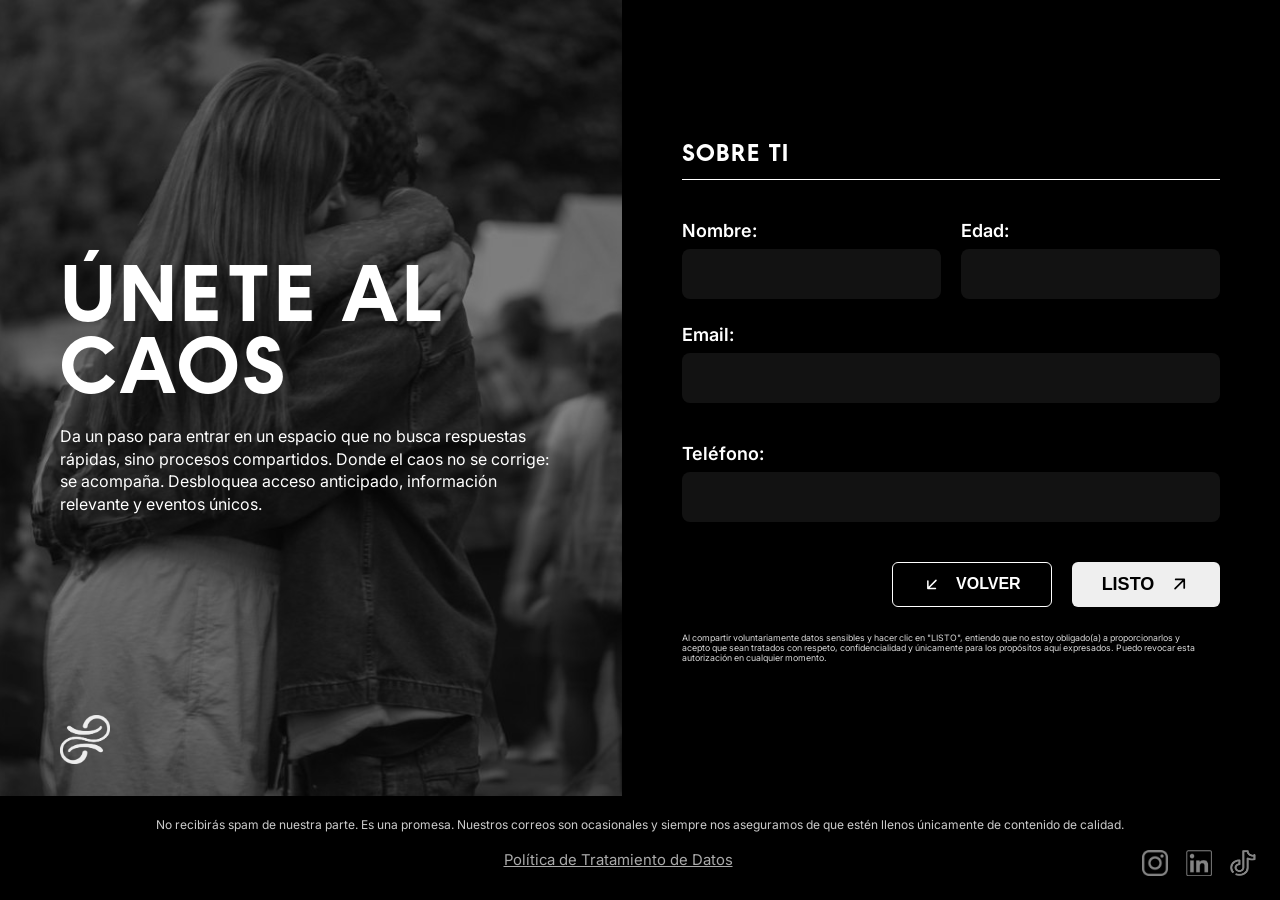
<file: formulario.html>
<!DOCTYPE html>
<html lang="es">

<head>
        <style>
            #topLoaderBar {
                position: fixed;
                top: 0;
                left: 0;
                width: 0%;
                height: 3px;
                background: linear-gradient(90deg, #fff 0%, #b6b6b6 100%);
                z-index: 99999;
                transition: width 0.4s cubic-bezier(.4,0,.2,1);
                box-shadow: 0 1px 6px #0002;
            }
        </style>
    <meta charset="UTF-8">
    <meta name="viewport" content="width=device-width, initial-scale=1.0">
    <title>Únete al Caos</title>
    <link href="https://fonts.googleapis.com/css2?family=Inter:wght@400;700;900&display=swap" rel="stylesheet">
    <link rel="icon" type="image/png" sizes="32x32" href="images/Simbolo-Positivo.png">
    <link rel="stylesheet" href="styles.css" media="all">
    <style>
        :root {
            --bg-color: #000000;
            --input-bg: #121212;
            --text-color: #ffffff;
            --accent-grey: #8a8a8a;
            --button-bg: #757575;
        }

        * {
            margin: 0;
            padding: 0;
            box-sizing: border-box;
        }

        body {
            font-family: 'Inter', sans-serif;
            background-color: var(--bg-color);
            color: var(--text-color);
            height: 100vh;
            display: flex;
            flex-direction: column;
            overflow: hidden;
        }

        .container {
            display: flex;
            flex: 1;
            height: 90vh;
        }

        /* --- SECCIÓN IZQUIERDA (MODIFICADA PARA VIDEO) --- */
        .hero-section {
            flex: 1.2;
            position: relative;
            /* Hemos eliminado las propiedades de background-image y padding aquí */
            overflow: hidden;
            /* Importante para recortar el video excedente */
        }

        /* Estilos para el IFRAME del video de fondo */
        .bg-video-iframe {
            position: absolute;
            top: 0;
            /* Empezar desde arriba */
            left: 0;
            /* Empezar desde la izquierda */
            width: 100%;
            /* Ocupar el 100% del ancho, no el 300% */
            height: 100%;
            /* Ocupar el 100% del alto, no el 300% */
            object-fit: cover;
            /* MAGIA: Hace que la imagen cubra todo sin deformarse */
            z-index: 0;
            pointer-events: none;
            border: none;
        }

        /* Capa oscura superpuesta */
        .bg-overlay {
            position: absolute;
            top: 0;
            left: 0;
            width: 100%;
            height: 100%;
            background: rgba(0, 0, 0, 0.5);
            /* Mantiene la oscuridad original */
            z-index: 1;
            /* Capa intermedia */
        }

        /* Nuevo contenedor para el contenido de texto y logo */
        .hero-content-container {
            position: relative;
            z-index: 2;
            /* Capa superior */
            height: 100%;
            padding: 60px;
            /* El padding se mueve aquí */
            display: flex;
            flex-direction: column;
            justify-content: center;
        }

        .hero-content {
            max-width: 500px;
        }

        .hero-section h1 {
            font-size: 80px;
            font-weight: 900;
            line-height: 0.9;
            text-transform: uppercase;
            margin-bottom: 20px;
        }

        .hero-section h1 .arrow {
            display: none;
        }

        .hero-section p {
            font-size: 16px;
            line-height: 1.4;
            font-weight: 400;
            margin-bottom: 20px;
        }

        .logo-bottom {
            position: absolute;
            bottom: 32px;
            left: 60px;
            width: 50px;
            opacity: 0.9;
            margin: 0;
            display: block;
        }

        /* --- SECCIÓN DERECHA (FORMULARIO CENTRADO) --- */
        .form-section {
            flex: 0.8;
            background-color: #000;
            padding: 60px;
            display: flex;
            flex-direction: column;
            justify-content: center;
            /* ESTO CENTRA EL CONTENIDO VERTICALMENTE */
        }

        .form-wrapper {
            width: 100%;
            max-width: 500px;
            /* Evita que el formulario se estire demasiado en pantallas anchas */
            margin: 0 auto;
        }

        .form-header {
            border-bottom: 1px solid #ffffff;
            margin-bottom: 40px;
            padding-bottom: 10px;
        }

        .form-header h2 {
            font-size: 18px;
            font-weight: 700;
            letter-spacing: 1px;
        }

        .form-group-row {
            display: flex;
            gap: 20px;
            margin-bottom: 25px;
        }

        .field {
            display: flex;
            flex-direction: column;
            gap: 8px;
        }

        label {
            font-size: 18px;
            font-weight: 600;
        }

        input {
            background-color: var(--input-bg);
            border: none;
            border-radius: 8px;
            padding: 15px;
            color: white;
            font-size: 16px;
        }

        footer {
            padding: 20px 60px;
            font-size: 12px;
            color: #ccc;
            line-height: 1.5;
            background-color: #000;
            text-align: center;
        }

        .field-name {
            flex: 3;
        }

        .field-age {
            flex: 0.8;
        }

        .field-full {
            width: 100%;
            margin-bottom: 40px;
        }

        .btn-container {
            display: flex;
            justify-content: flex-end;
        }

        .submit-btn {
            color: black;
            border: none;
            padding: 12px 30px;
            font-weight: 700;
            font-size: 18px;
            border-radius: 6px;
            cursor: pointer;
            display: flex;
            align-items: center;
            gap: 15px;
            transition: 0.3s;
        }

        .submit-btn:hover {
            background-color: #a0a0a0;
        }

        .back-btn {
            background-color: transparent;
            color: white;
            border: 1px solid white;
            padding: 12px 30px;
            font-weight: 700;
            font-size: 16px;
            border-radius: 6px;
            cursor: pointer;
            display: flex;
            align-items: center;
            gap: 15px;
            transition: 0.3s;
        }

        .back-btn:hover {
            background-color: rgba(255, 255, 255, 0.1);
        }

        .btn-container {
            display: flex;
            justify-content: flex-end;
            gap: 20px;
        }

        @media (max-width: 768px) {
            .container {
                flex-direction: column;
                height: auto;
            }

            body {
                overflow-y: auto;
            }

            .hero-section h1 {
                font-size: 50px;
            }

            .form-section {
                padding: 40px 20px;
            }
        }

        @media (max-width: 768px) {

            .form-section {
                padding: 30px 20px;
            }

            .form-group-row {
                flex-direction: column;
                gap: 20px;
            }

            .field-name,
            .field-age {
                flex: 1;
                width: 100%;
            }

            .btn-container {
                justify-content: center;
                flex-wrap: wrap;
            }

            .submit-btn,
            .back-btn {
                width: 100%;
                justify-content: center;
            }
        }

        .form-consent-wrap {
            margin-top: 20px;
            text-align: center;
        }

        .form-consent {
            font-size: 14px;
            color: #ffffff;
            opacity: 0.8;
        }
    </style>

</head>

<body>
        <div id="topLoaderBar"></div>
    <div class="container">
        <section class="hero-section">
            <img src="images/imgformulario.jpeg" class="bg-video-iframe" alt="Descripción de la imagen">
            <img src="images/imgformulario.jpeg" class="bg-video-iframe" alt="Descripción de la imagen" loading="lazy">
            <div class="bg-overlay"></div>

            <div class="hero-content-container">
                <div class="hero-content">
                    <h1>ÚNETE AL<br>CAOS <span class="arrow"><img src="images/Arrow-white-16h.svg" alt="Flecha decorativa" style="vertical-align:middle; transform: rotate(-45deg);"></span></h1>
                    <p>Da un paso para entrar en un espacio que no busca respuestas rápidas, sino procesos compartidos.
                        Donde el caos no se corrige: se acompaña. Desbloquea acceso anticipado, información relevante y
                        eventos únicos.</p>
                </div>
                <img src="images/Simbolo-Positivo.png" alt="Símbolo Positivo" class="logo-bottom">
            </div>
        </section>

        <section class="form-section">
            <div class="form-header">
                <h1>SOBRE TI</h1>
            </div>

            <form action="https://script.google.com/macros/s/AKfycbzu1PoGcelNAnjd0PUH52-hppzSLVKik_knuAB9BWICpZ2YmrrQkrOVEIRYYKqFYfS87A/exec" method="POST">
                <div class="form-group-row">
                    <div class="field field-name">
                        <label>Nombre:</label>
                        <input type="text" name="nombre" required>
                    </div>
                    <div class="field field-age">
                        <label>Edad:</label>
                        <input type="text" name="edad" required>
                    </div>
                </div>

                <div class="field field-full">
                    <label>Email:</label>
                    <input type="email" name="email" id="email-input" required>
                </div>

                <div class="field field-full">
                    <label>Teléfono:</label>
                    <input type="tel" name="telefono" required>
                </div>

                <div class="btn-container">
                    <button type="button" class="back-btn" onclick="history.back()">
                        <span style="display:inline-block; transform:rotate(135deg);">
                            <svg aria-hidden="true" focusable="false" viewBox="0 0 24 24" width="20" height="20" xmlns="http://www.w3.org/2000/svg"><path d="M5 12h14M13 5l7 7-7 7" stroke="currentColor" stroke-width="2" stroke-linecap="round" stroke-linejoin="round" fill="none"/></svg>
                        </span>
                        VOLVER
                    </button>
                    <button type="submit" class="submit-btn">
                        LISTO <span style="display:inline-block; transform:rotate(-45deg);">
                            <svg aria-hidden="true" focusable="false" viewBox="0 0 24 24" width="20" height="20" xmlns="http://www.w3.org/2000/svg"><path d="M5 12h14M13 5l7 7-7 7" stroke="currentColor" stroke-width="2" stroke-linecap="round" stroke-linejoin="round" fill="none"/></svg>
                        </span>
                    </button>
                </div>
                <div class="form-consent-wrap form-consent-formulario">
                    <small class="form-consent">Al compartir voluntariamente datos sensibles y hacer clic en "LISTO", entiendo que no estoy obligado(a) a proporcionarlos y acepto que sean tratados con respeto, confidencialidad y únicamente para los propósitos aquí expresados. Puedo revocar esta autorización en cualquier momento.</small>
                </div>
            </form>
        </section>
    </div>

    <footer class="footer">
        No recibirás spam de nuestra parte. Es una promesa. Nuestros correos son ocasionales y siempre nos aseguramos de
        que estén llenos únicamente de contenido de calidad.
        <div style="text-align:center; color:#aaa; font-size:0.93rem; margin:8px 0 0 0;">
            <span id="politica-datos-link" style="color:#aaa;text-decoration:underline;cursor:pointer;">Política de Tratamiento de Datos</span>
            <img class="footer-logo" src="./images/Simbolo-Negativo.png" alt="LOGO" style="vertical-align:middle; margin-left:8px; max-width:32px; opacity:0.7;">
        </div>
        <script src="popup-politica-datos.js"></script>
        <!-- POPUP POLÍTICA DE DATOS -->
        <div id="popup-politica-datos" style="display:none;position:fixed;z-index:9999;top:0;left:0;width:100vw;height:100vh;background:rgba(0,0,0,0.95);color:#fff;align-items:center;justify-content:center;flex-direction:column;padding:32px 12px;box-sizing:border-box;">
            <div style="max-width:600px;width:100%;background:none;padding:32px 24px;border-radius:12px;box-shadow:0 4px 32px #000a;overflow-y:auto;max-height:90vh;">
                <h2 style="margin-top:0;font-size:1.5rem;">Política de Tratamiento de Datos Personales</h2>
                <p>BÚARTRA recolecta y trata datos personales de manera responsable, transparente y respetuosa. La información suministrada será utilizada exclusivamente para fines informativos, comunicativos, administrativos y de gestión relacionados con nuestras actividades, experiencias y procesos de cuidado colectivo.</p>
                <p>Al proporcionar sus datos personales y enviar el formulario, el titular autoriza de manera libre, previa, expresa e informada su tratamiento, de conformidad con la Ley 1581 de 2012 y demás normas aplicables.<br>El titular podrá en cualquier momento consultar, actualizar, rectificar o solicitar la eliminación de sus datos, así como cancelar su suscripción a nuestras comunicaciones.</p>
                <h3 style="margin-top:2em;font-size:1.1rem;">Política de Tratamiento de Datos Sensibles</h3>
                <p>El suministro de datos sensibles es siempre voluntario. Estos datos serán tratados con especial cuidado, confidencialidad y respeto, y únicamente para los fines previamente informados y necesarios para el desarrollo de las experiencias y procesos ofrecidos por BÚARTRA.</p>
                <p>Al compartir datos sensibles y enviar el formulario, el titular manifiesta su consentimiento explícito para su tratamiento, entendiendo que no está obligado(a) a proporcionarlos y que podrá revocar esta autorización en cualquier momento, sin que ello afecte otros derechos.</p>
                <button onclick="document.getElementById('popup-politica-datos').style.display='none'" style="margin-top:32px;padding:10px 28px;font-size:1.1rem;background:#fff;color:#000;border:none;border-radius:6px;cursor:pointer;">Cerrar</button>
            </div>
        </div>
        <div class="social-icons">
            <a href="https://instagram.com/" target="_blank" aria-label="Instagram" class="icon-link">
                <img src="images/Iglogo.png" alt="Instagram" style="width:26px;height:26px;display:block;opacity:0.8;filter:brightness(0) invert(1);" loading="lazy">
            </a>
            <a href="https://linkedin.com/" target="_blank" aria-label="LinkedIn" class="icon-link">
                <img src="images/LinkedInLogo.png" alt="LinkedIn" style="width:26px;height:26px;display:block;opacity:0.8;filter:brightness(0) invert(1);" loading="lazy">
            </a>
            <a href="https://tiktok.com/" target="_blank" aria-label="TikTok" class="icon-link">
                <img src="images/TikTokLogo.png" alt="TikTok" style="width:26px;height:26px;display:block;opacity:0.8;filter:brightness(0) invert(1);" loading="lazy">
            </a>
        </div>
        <style>
        .social-icons {
            position: fixed;
            bottom: 24px;
            right: 24px;
            display: flex;
            gap: 18px;
            z-index: 100;
            opacity: 0.65;
            transition: opacity 0.2s;
        }
        .social-icons:hover { opacity: 0.95; }
        .icon-link svg {
            display: block;
            width: 26px;
            height: 26px;
            stroke: #fff;
            fill: none;
            transition: stroke 0.2s;
        }
        .icon-link:hover svg { stroke: #ccc; }
        @media (max-width: 600px) {
            .social-icons { right: 12px; bottom: 12px; gap: 12px; }
            .icon-link svg { width: 22px; height: 22px; }
        }
        </style>
    </footer>
</footer>
<!-- PIE SUTIL FORMULARIO -->
<script src="popup-politica-datos.js"></script>
<!-- POPUP POLÍTICA DE DATOS -->
<div id="popup-politica-datos" style="display:none;position:fixed;z-index:9999;top:0;left:0;width:100vw;height:100vh;background:rgba(0,0,0,0.95);color:#fff;align-items:center;justify-content:center;flex-direction:column;padding:32px 12px;box-sizing:border-box;">
    <div style="max-width:600px;width:100%;background:none;padding:32px 24px;border-radius:12px;box-shadow:0 4px 32px #000a;overflow-y:auto;max-height:90vh;">
        <h2 style="margin-top:0;font-size:1.5rem;">Política de Tratamiento de Datos Personales</h2>
        <p>BÚARTRA recolecta y trata datos personales de manera responsable, transparente y respetuosa. La información suministrada será utilizada exclusivamente para fines informativos, comunicativos, administrativos y de gestión relacionados con nuestras actividades, experiencias y procesos de cuidado colectivo.</p>
        <p>Al proporcionar sus datos personales y enviar el formulario, el titular autoriza de manera libre, previa, expresa e informada su tratamiento, de conformidad con la Ley 1581 de 2012 y demás normas aplicables.<br>El titular podrá en cualquier momento consultar, actualizar, rectificar o solicitar la eliminación de sus datos, así como cancelar su suscripción a nuestras comunicaciones.</p>
        <h3 style="margin-top:2em;font-size:1.1rem;">Política de Tratamiento de Datos Sensibles</h3>
        <p>El suministro de datos sensibles es siempre voluntario. Estos datos serán tratados con especial cuidado, confidencialidad y respeto, y únicamente para los fines previamente informados y necesarios para el desarrollo de las experiencias y procesos ofrecidos por BÚARTRA.</p>
        <p>Al compartir datos sensibles y enviar el formulario, el titular manifiesta su consentimiento explícito para su tratamiento, entendiendo que no está obligado(a) a proporcionarlos y que podrá revocar esta autorización en cualquier momento, sin que ello afecte otros derechos.</p>
        <button onclick="document.getElementById('popup-politica-datos').style.display='none'" style="margin-top:32px;padding:10px 28px;font-size:1.1rem;background:#fff;color:#000;border:none;border-radius:6px;cursor:pointer;">Cerrar</button>
    </div>
</div>

</body>

<script>
    document.addEventListener('DOMContentLoaded', function () {
        const email = localStorage.getItem('buartra_email');
        if (email) {
            document.getElementById('email-input').value = email;
        }
    });
</script>

<script>
    const form = document.querySelector("form");

    form.addEventListener("submit", function (e) {
        e.preventDefault();

        // Barra de carga superior
        const topLoader = document.getElementById('topLoaderBar');
        if (topLoader) {
            topLoader.style.width = '0%';
            topLoader.style.display = 'block';
            setTimeout(() => { topLoader.style.width = '80%'; }, 50);
        }

        fetch(form.action, {
            method: "POST",
            body: new FormData(form)
        }).finally(() => {
            if (topLoader) topLoader.style.width = '100%';
            setTimeout(() => {
                if (topLoader) topLoader.style.display = 'none';
                window.location.href = "gracias.html";
            }, 900);
        });
    });
</script>

</html>
</file>
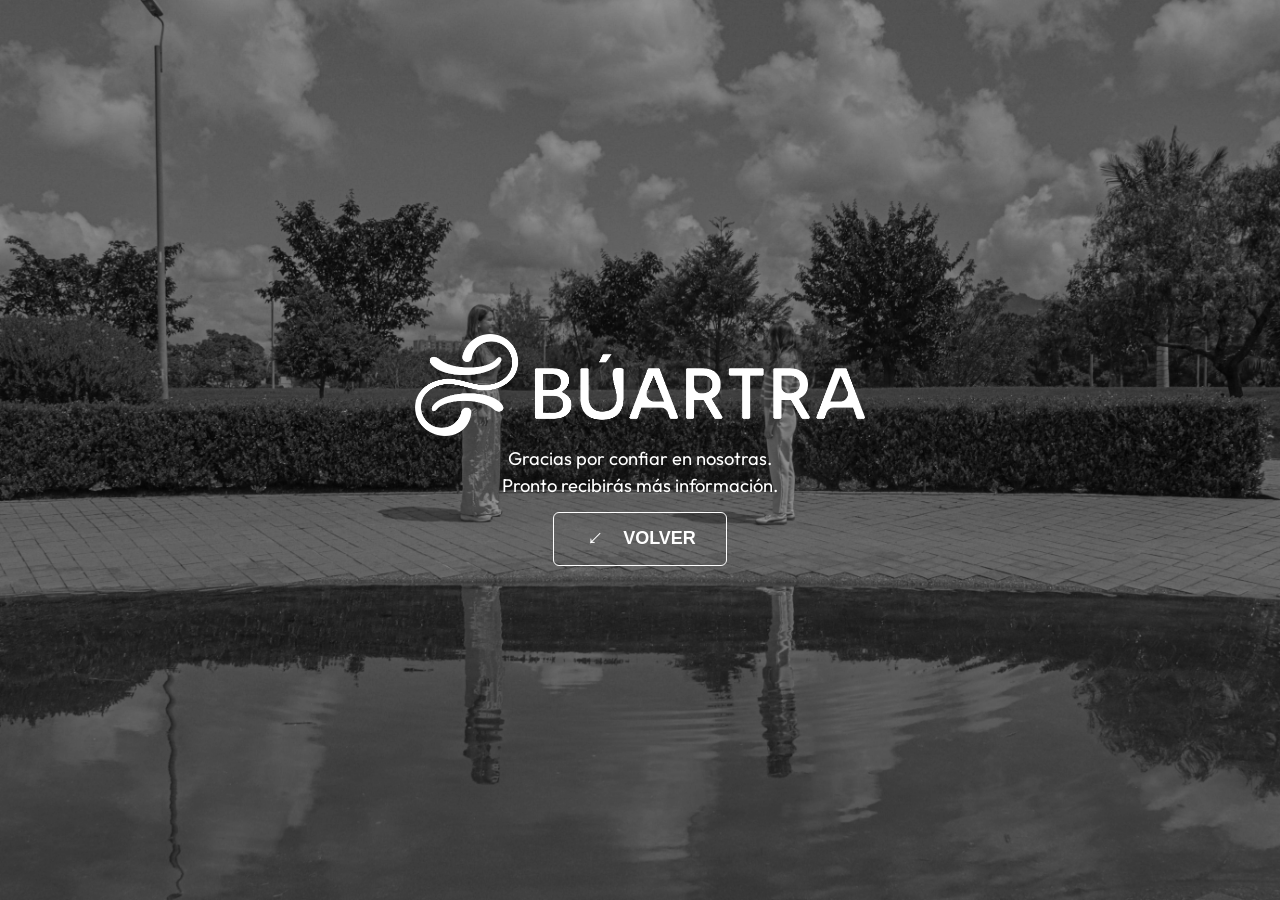
<file: gracias.html>
<!DOCTYPE html>
<html lang="es">

<head>
    <meta charset="UTF-8">
    <title>BUARTRA</title>
    <meta name="viewport" content="width=device-width, initial-scale=1.0">
    <link rel="stylesheet" href="styles.css" media="all">
    <link rel="icon" type="image/png" sizes="32x32" href="images/Simbolo-Positivo.png">
    <style>
        * {
            box-sizing: border-box;
        }

        body,
        html {
            margin: 0;
            padding: 0;
            height: 100%;
            width: 100%;
            font-family: 'Helvetica Neue', Helvetica, Arial, sans-serif;
            background-color: #000;
            overflow: hidden;
        }

        /* Imagen de fondo única y completa */
        .full-background {
            position: fixed;
            top: 0;
            left: 0;
            width: 100%;
            height: 100%;
            background-image: url("images/imagendef1\ copia.jpg");
            background-size: cover;
            background-position: center;
            background-repeat: no-repeat;
            filter: grayscale(100%) brightness(0.6);
            /* Ajuste de contraste para legibilidad */
            z-index: 1;
        }

        /* Capa de contenido */
        .content {
            position: relative;
            z-index: 10;
            height: 100vh;
            display: flex;
            flex-direction: column;
            justify-content: center;
            align-items: center;
            color: white;
            text-align: center;
            padding: 20px;
        }

        .logo {
            width: 90%;
            max-width: 450px;
            margin-bottom: 10px;
        }

        .date {
            font-size: clamp(1.2rem, 4vw, 1.8rem);
            font-weight: bold;
            letter-spacing: 4px;
            margin-bottom: 20px;
        }

        .message {
            font-size: clamp(0.9rem, 3vw, 1.1rem);
            line-height: 1.6;
            margin-bottom: 40px;
            font-weight: 300;
        }

        /* Contenedor del Input */
        .code-container {
            display: flex;
            align-items: center;
            gap: 15px;
        }

        .code-container label {
            font-size: 1.3rem;
            font-weight: bold;
        }

        .code-input {
            background-color: white;
            color: black;
            border: none;
            padding: 12px 20px;
            width: 200px;
            font-size: 1.2rem;
            font-weight: bold;
            text-align: center;
            text-transform: uppercase;
            outline: none;
        }

        /* Opcional: Pequeña sombra al input para resaltar  <div class="date">11/02/2025</div>*/
.code-input:focus {
            /* box-shadow eliminado para quitar el halo blanco */
        }

        .btn-container {
            display: flex;
            justify-content: flex-end;
        }

        .submit-btn {
            color: black;
            border: none;
            padding: 12px 30px;
            font-weight: 700;
            font-size: 18px;
            border-radius: 6px;
            cursor: pointer;
            display: flex;
            align-items: center;
            gap: 15px;
            transition: 0.3s;
        }

        .submit-btn:hover {
            background-color: #a0a0a0;
        }

        .back-btn {
            background-color: transparent;
            color: white;
            border: 1px solid white;
            padding: 12px 30px;
            font-weight: 700;
            font-size: 18px;
            border-radius: 6px;
            cursor: pointer;
            display: flex;
            align-items: center;
            gap: 15px;
            transition: 0.3s;
        }

        .back-btn:hover {
            background-color: rgba(255, 255, 255, 0.1);
        }

        .btn-container {
            display: flex;
            justify-content: flex-end;
            gap: 20px;
        }
    </style>
</head>

<body>

    <div class="full-background"></div>

    <main class="content" style="color: white;">
        <img src="images/Horizontal_Positivo.png" alt="BÚARTRA" class="logo">
        <p class="message" style="color: #fff; font-family: 'Outfit', sans-serif; font-weight: 400;">
            Gracias por confiar en nosotras.<br>
            Pronto recibirás más información.
        </p>
        <div class="btn-container">
            <button type="button" class="back-btn" onclick="window.location.href='index.html'">
                <span style="transform: rotate(135deg); display: inline-block; font-size: 24px;">→</span> VOLVER
            </button>
        </div>
    </main>

</body>

</html>
</file>
<file: styles.css>
/* Registrar fuente Black para títulos muy gordos */
@font-face {
    font-family: 'MADE Okine Sans Black';
    src: url('/fonts/MADEOkineSansPERSONALUSE-Black.otf') format('opentype');
    font-weight: 900;
    font-style: normal;
    font-display: swap;
}
/* Responsive para el título principal y flecha en formulario */
@media (max-width: 1024px) {
    .hero-content h1 {
        font-size: 2.2rem;
        line-height: 1.1;
    }
    .arrow img {
        width: 28px;
        height: 28px;
    }
}

@media (max-width: 600px) {
    .hero-content h1 {
        font-size: 1.5rem;
        line-height: 1.08;
    }
    .arrow img {
        width: 20px;
        height: 20px;
    }
}
@media (max-width: 600px) {
    .btn-container {
        flex-direction: column-reverse;
    }
}
.btn-container {
    display: flex;
    flex-direction: column;
    gap: 12px;
}

@media (min-width: 601px) {
    .btn-container {
        flex-direction: row;
        justify-content: space-between;
        align-items: center;
    }
    .btn-container .submit-btn {
        order: 2;
    }
    .btn-container .back-btn {
        order: 1;
    }
}
.arrow {
        margin-bottom: -20px;
}

.arrow img {
    width: 20px;
    height: 40px;
    max-width: 100%;
    transition: width 0.2s, height 0.2s;
}

@media (max-width: 600px) {
    .arrow img {
        width: 22px !important;
        height: 22px !important;
    }
    .arrow {
        margin-bottom: -4px;
    }
}

/* Responsive: flecha más pequeña en móviles */
@media (max-width: 600px) {
    .arrow img {
        width: 1px !important;
        height: 1px !important;
    }
    .arrow {
        margin-bottom: -4px;
    }
}
/* Animación flecha en botón de envío */
/* Animación flecha en botón de envío: movimiento y giro */
.arrow-anim {
    transition: transform 0.35s cubic-bezier(.4,1.6,.6,1);
}

.hero-form button:hover .arrow-anim,
form.hero-form button:hover .arrow-anim {
    transform: rotate(-45deg);
}
/* Info lateral en hero */
.hero-side-info {
    position: absolute;
    top: 77%;
    left: 0;
    width: 340px;
    max-width: 40vw;
    color: #fff;
    font-size: 0.9rem;
    line-height: 1.4;
    font-family: 'Outfit', sans-serif;
    background: rgba(0,0,0,0.32);
    padding: 18px 22px 18px 32px;
    border-radius: 0 18px 18px 0;
    z-index: 3;
    box-shadow: 0 2px 12px 0 rgba(0,0,0,0.08);
        word-break: break-word;
}

@media (max-width: 900px) {
    .hero-side-info {
        position: static;
        width: 100%;
        max-width: 100%;
        margin-bottom: 10px;
        border-radius: 0;
        padding: 10px 4vw 10px 4vw;
        font-size: 1rem;
        box-shadow: none;
        background: none;
        color: #fff;
        text-align: left;
    }
}
.form-consent-wrap.form-consent-formulario {
    color: #fff;
    text-align: left;
}
.form-consent-formulario .form-consent {
    color: #fff;
    opacity: 0.85;
    font-size: 0.55rem;
    line-height: 1.12;
    max-width: 520px;
    margin-top: 8px;
    text-align: left !important;
    display: block;
    margin-left: 0;
}
.form-consent-wrap.form-consent-hero {
    color: #fff;
}
.form-consent-hero .form-consent {
    color: #fff;
    opacity: 0.85;
}
/* =====================
   FUENTES
===================== */

/* Marquee styles */
.marquee-container {
    width: 100%;
    overflow: hidden;
    background: #fff;
    border-top: 2px solid #222;
    border-bottom: 2px solid #222;
    margin: 0 auto 24px auto;
}

    .marquee {
        display: inline-block;
        white-space: nowrap;
        font-size: 2.2rem;
        font-weight: bold;
        color: #222;
        animation: marquee 60s linear infinite;
}

@keyframes marquee {
    0% { transform: translateX(0); }
    100% { transform: translateX(-100%); }
}

/* Responsive para marquee en tablets */
@media (max-width: 1024px) {
    .marquee {
        font-size: 1.7rem;
        animation: marquee 48s linear infinite;
    }
    .marquee-container {
        border-top: 1.5px solid #222;
        border-bottom: 1.5px solid #222;
    }
}

/* Responsive para marquee en móviles */
@media (max-width: 600px) {
    .marquee {
        font-size: 1.3rem;
        animation: marquee 36s linear infinite;
    }
    .marquee-container {
        border-top: 1px solid #222;
        border-bottom: 1px solid #222;
        margin: 0 auto 16px auto;
    }
}

/* Outfit – Texto general (variable) */
@font-face {
    font-family: 'Outfit';
    src: url('/fonts/Outfit-VariableFont_wght.ttf') format('truetype');
    font-weight: 100 900;
    font-style: normal;
    font-display: swap;
}

/* MADE Okine Sans – Títulos */
@font-face {
    font-family: 'MADE Okine Sans';
    src: url('/fonts/MADEOkineSansPERSONALUSE-Medium.otf') format('opentype');
    font-weight: 100 900;
    font-style: normal;
    font-display: swap;
}

* {
    margin: 0;
    padding: 0;
    box-sizing: border-box;
}

body {
    font-family: 'Outfit', sans-serif;
    font-size: 16px;
    color: #ffffff;
    background: #ffffff;
}

h1,
h2,
h3,
h4,
h5,
h6 {
    font-family: 'MADE Okine Sans', sans-serif;
    font-weight: 700;
    letter-spacing: 0.04em;
}

/* HERO */
.hero {
    position: relative;
    height: 100vh;
    overflow: hidden;
    background: #000;
}

.hero video {
    position: absolute;
    top: 50%;
    left: 50%;
    width: 100vw;
    height: 100vh;
    min-width: 177.77vh;
    /* 16:9 */
    min-height: 56.25vw;
    /* 16:9 */
    transform: translate(-50%, -50%);
    object-fit: cover;
    z-index: 1;
    pointer-events: none;
}

.hero-overlay {
    position: relative;
    z-index: 2;
    height: 100%;
    /* Padding reducido para disminuir espacios en blanco */
    padding: 40px 60px;
    background: rgba(0, 0, 0, 0.55);
    display: flex;
    flex-direction: column;
    justify-content: center;
}

.hero-overlay>* {
    max-width: 700px;
} 

.hero-text {
    position: absolute;
    top: 12%; /* desplazado hacia abajo para reducir espacio superior */
    left: 80px;
    /* Evitar que el texto toque los bordes: ancho máximo relativo y padding responsivo */
    width: min(900px, calc(100% - 160px));
    padding-inline: clamp(16px, 4vw, 80px);
    box-sizing: border-box;
    max-width: none;
} 

.hero-register {
    position: absolute;
    bottom: 60px; /* menor separación del borde inferior */
    right: 50px;
} 

.hero-register small {
    display: block;
    margin-top: 6px;
    font-size: 0.75rem;
    opacity: 0.8;
}

/* Estilo para el texto de marca BÚARTRA: tamaño e interletrado responsive */
.hero-register strong {
    font-family: 'MADE Okine Sans', sans-serif;
    font-weight: 900;
    font-size: clamp(3.0rem, 2.8vw, 2rem);
    letter-spacing: -0.02em;
}

@media (max-width: 768px) {
    .hero-register strong {
        font-size: 3.0rem;
        letter-spacing: -0.01em;
    }
}

.hero h1 {
    font-size: 3.5rem;
    line-height: 1.2;
    margin-bottom: 20px;
}

.hero-text p {
    margin-top: 18px;
    font-size: 1.1rem;
    letter-spacing: 0.02em;
}

.hero h1 span {
    color: #ffffff;
}

/* El contenedor ahora actúa como el "borde" exterior */
.hero-form {
    display: flex;
    align-items: center;
    /* Alinea verticalmente el input y el botón */
    background-color: #fff;
    /* Fondo blanco para todo el conjunto */
    border: 1px solid #000;
    /* Aquí controlas el borde exterior */
    max-width: 450px;
    /* O el ancho que prefieras */
    width: 100%;
    margin-top: 20px;
    overflow: hidden;
    /* Para que las esquinas del input no se salgan si usas border-radius */
}

/* El input ya no tiene bordes propios */
.hero-form input {
    flex: 1;
    /* Toma todo el espacio disponible */
    border: none !important;
    outline: none;
    /* Quita el borde azul al hacer clic */
    padding: 12px 18px;
    font-size: 1.2rem;
    background: transparent;
}

/* El botón se pega al borde derecho */
.hero-form button {
    border: none !important;
    background: #fff;
    /* O el color que desees */
    padding: 12px 18px;
    cursor: pointer;
    font-size: 1.5rem;
    display: flex;
    align-items: center;
    justify-content: center;
    transition: background 0.3s;
}

/* SVG icons en botones */
.hero-form button svg,
.back-btn svg,
.submit-btn svg {
    width: 1.15em;
    height: 1.15em;
    display: block;
}

.back-btn svg,
.submit-btn svg {
    vertical-align: middle;
}

.back-btn {
    display: inline-flex;
    align-items: center;
    gap: 8px;
    font-size: 0.95rem;
}

.submit-btn {
    display: inline-flex;
    align-items: center;
    gap: 8px;
}

/* Opcional: un efecto hover para el botón */
.hero-form button:hover {
    background: #f0f0f0;
}

/* Aviso de consentimiento pequeño para los formularios */
.form-consent {
    display: block;
    font-size: 0.75rem;
    color: rgba(0, 0, 0, 0.65);
    margin-top: 6px;
    line-height: 1.2;
    max-width: 520px;
}

@media (max-width: 768px) {
    .form-consent {
        font-size: 0.68rem;
        max-width: 100%;
    }
}

/* Position the consent outside form box and slightly below */
.form-consent-wrap {
    margin-top: 6px;
    /* ensure it sits outside the white input box visually */
    transform: translateY(6px);
}

@media (max-width: 768px) {
    .form-consent-wrap {
        transform: none;
        margin-top: 8px;
    }
}

/* CONTENIDO */
.content {
    max-width: 1500px;
    margin: 0 auto;
    padding: 60px 40px;
}

.block {
    display: flex;
    gap: 32px; /* ligeramente menor */
    margin: 24px 0; /* márgenes verticales homogéneos y reducidos */
} 

/* Asegurar el primer bloque baje un poco para separarlo del hero */
.block:first-of-type {
    margin-top: 48px; /* aumentar separación del hero en escritorio */
}  

.block.reverse {
    flex-direction: row-reverse;
}

.image {
    /* Mayor proporción para que las imágenes ocupen más espacio */
    flex: 1.6;
    min-height: 420px; /* altura reducida para disminuir espacios en blanco */
    /* Cover asegura que la imagen llene el área */
    background-size: cover;
    background-repeat: no-repeat;
    background-position: center;
    transition: flex 0.3s ease, min-height 0.3s ease;
} 

.img-1 {
    background-image: url("images/imagendef1.webp");
}

.img-2 {
    background-image: url("images/imagendef2.webp");
}

.img-3 {
    background-image: url("images/imagendef3.webp");
}

.text {
    flex: 1;
    font-size: 2.5rem;
    margin-bottom: 12px;
    color: #000000;
    font-family: 'Outfit', 'MADE Okine Sans', sans-serif;
    font-weight: 400;
} 

.text h2 {
    font-size: 2.5rem;
    margin-bottom: 12px;
    color: #000000;
    font-family: 'MADE Okine Sans Black', sans-serif;
    font-weight: 900;
}

/* Títulos destacados más gordos */
.titulo-gordo {
    font-family: 'MADE Okine Sans Black', 'MADE Okine Sans', sans-serif !important;
    font-weight: 900 !important;
    letter-spacing: 0.02em;
    font-size: 2.7rem;
    color: #000;
    line-height: 1.05;
}

.text span {
    color: #000000;
}

/* Texto largo en negro total: párrafos, listas y citas */
.content p,
.text p,
main p,
article p,
.block p,
.content li,
blockquote {
    color: #000000; /* negro total */
}

/* Ajustes tipográficos para párrafos largos: compactación vertical */
.content p,
.text p,
main p,
article p,
.block p {
    font-size: 1.15rem;
    line-height: 1.45;
    margin-bottom: 12px;
} 

blockquote {
    font-style: normal;
    margin-bottom: 18px;
} 

blockquote span {
    display: block;
    margin-top: 10px;
    font-size: 0.9rem;
}

/* MANIFIESTO */
.manifesto {
    background: #111;
    color: #fff;
    padding: 60px;
}

.manifesto h3 {
    margin-bottom: 20px;
}

/* CTA */
.cta {
    background: none;
    padding: 10px;
    text-align: center;
}

/* Estilos para crédito del footer */
.footer-credit {
    font-family: 'Outfit', sans-serif;
    font-weight: 400; /* peso regular */
    color: #000000;
    font-size: 1.2rem;
    line-height: 1.2;
}

.footer-credit--second {
    display: block; /* garantiza que quede en la línea siguiente */
}

@media (max-width: 600px) {
    .footer-credit {
        font-size: 1rem;
    }
}

/* Símbolo del footer: tamaño controlado desde CSS */
.footer-logo {
    width: clamp(48px, 6vw, 60px);
    height: auto;
    display: inline-block;
    margin-top: 6px;
    opacity: 0.95;
}

@media (max-width: 768px) {
    .footer-logo {
        width: 44px;
    }
}

.cta form {
    margin-top: 20px;
    display: flex;
    justify-content: center;
}

.cta input {
    padding: 12px;
    border: none;
    width: 250px;
}

.cta button {
    padding: 12px 18px;
    border: none;
    background: #ffffff;
    color: #000000;
    cursor: pointer;
}

/* Usar la fuente 'Outfit' en todos los campos y placeholders */
input,
textarea,
select,
textarea,
.code-input,
.hero-form input,
.cta input {
    font-family: 'Outfit', sans-serif;
}

input::placeholder,
textarea::placeholder,
.code-input::placeholder {
    font-family: inherit;
    opacity: 0.8;
}

/* RESPONSIVE */
@media (max-width: 768px) {
    .block {
        flex-direction: column;
        gap: 20px;
        margin: 20px 0; /* márgenes verticales simétricos y reducidos en móvil */
    }

    .block:first-of-type {
        margin-top: 20px;
    }

    .hero h1 {
        font-size: 2.2rem;
    }

    /* Reducir padding del overlay y altura de imagen en móvil */
    .hero-overlay {
        padding: 24px 20px;
    }

    .image {
        min-height: 280px;
        flex: 1.1; /* menos prioridad en móvil */
    }

    .hero-register {
        bottom: 40px;
    }
}

@media (max-width: 768px) {
    .image {
        min-height: 320px;
        flex: 1.1; /* menos prioridad en móvil */
        background-size: cover;
    }

    /* Restaurar interlineado cómodo en móvil para legibilidad */
    .content p,
    .text p,
    main p,
    article p,
    .block p {
        line-height: 1.6;
    }
}

@media (max-width: 1024px) {
    .hero {
        height: 100svh;
        background: #000;
    }
    .hero video {
        width: 177.77vh;
        height: 100svh;
        min-width: 100vw;
        min-height: 56.25vw;
        left: 50%;
        top: 50%;
        transform: translate(-50%, -50%);
        object-fit: cover;
    }
    .hero-overlay {
        padding: 32px 20px;
        background: rgba(0, 0, 0, 0.6);
    }

    /* TEXTO */
    .hero-text {
        position: relative;
        top: 0;
        left: 0;
        right: 0;
        width: 100%;
        padding-inline: 20px;
        box-sizing: border-box;
        max-width: none;
        margin-top: 20px;
    }

    .hero-text h1 {
        font-size: 2.1rem;
        line-height: 1.15;
    }

    .hero-text p {
        font-size: 0.95rem;
    }

    /* PRE-REGISTRO */
    .hero-register {
        position: relative;
        margin-top: auto;
        margin-bottom: 20px;
        right: auto;
        bottom: auto;
        text-align: left;
    }

    .hero-form {
        width: 100%;
    }

    .hero-form input {
        width: 100%;
        font-size: 1rem;
    }

    .hero-form button {
        padding: 16px 18px;
    }

    .hero-register small {
        text-align: left;
    }
}

#typewriter::after {
    content: "|";
    margin-left: 6px;
    animation: blink 1s infinite;
}

@keyframes blink {

    0%,
    20%,
    100% {
        opacity: 1;
    }

    25%,
    75% {
        opacity: 0;
    }
}

/* =====================
   DESENFOQUE DE CAPA EN TÍTULO
===================== */

.blur-title {
    position: relative;
    display: inline-block;
}

/* Capa desenfocada */
.blur-layer {
    position: absolute;
    inset: 0;
    color: #ffffff;
    filter: blur(1.5px);
    opacity: 100%;
    z-index: 1;
    pointer-events: none;
    white-space: pre-wrap;
}

/* Asegurar que el texto del typewriter y su capa desenfocada estén en negrita */
.text-layer,
.blur-layer {
    /* Peso controlado por CSS */
    font-weight: 900;
    /* Tamaño responsivo: mínimo en móvil, escala con viewport y máximo en escritorio */
    font-size: clamp(2.8rem, 6vw, 8.5rem);
    /* Ajuste de línea para evitar saltos con el efecto de escritura */
    line-height: 1.05;    /* Evitar desbordes: permitir que el texto haga wrap en móviles y pantallas pequeñas */
    white-space: pre-wrap;
    /* Evitar que las palabras se rompan en medio; permitir quiebre solo en puntos de separación */
    overflow-wrap: break-word;
    word-break: normal;
    display: inline-block;
    max-width: 100%;
}

/* Reducir tamaño mínimo en pantallas muy pequeñas para evitar overflow horizontal */
@media (max-width: 480px) {
    .text-layer,
    .blur-layer {
        font-size: clamp(1.4rem, 7.5vw, 2.2rem);
        line-height: 1.08;
    }

    /* Asegurar padding lateral suficiente */
    .hero-text {
        padding-inline: 16px;
        left: 0;
    }}


/* Texto principal */
.text-layer {
    position: relative;
    z-index: 2;
    filter: blur(2px);
    /* Ajusta '5px' para más o menos desenfoque */
    color: #0000;
}


/* Ajuste del cursor del typewriter */
#typewriter::after {
    content: "|";
    margin-left: 6px;
    animation: blink 1s infinite;
}

.thin-text {
    font-family: 'Outfit', sans-serif;
    /* Peso regular para 'Sé parte de' */
    font-weight: 400;
    /* Tamaño e interletrado: más compacto y responsive */
    font-size: 2.95rem;
    letter-spacing: -0.02em;
    text-transform: none;
}

/* Responsive: ajustar 'Sé parte de' en pantallas pequeñas */
@media (max-width: 768px) {
    .thin-text {
        font-size: 2.8rem;
        letter-spacing: -0.01em;
    }
}
</file>
